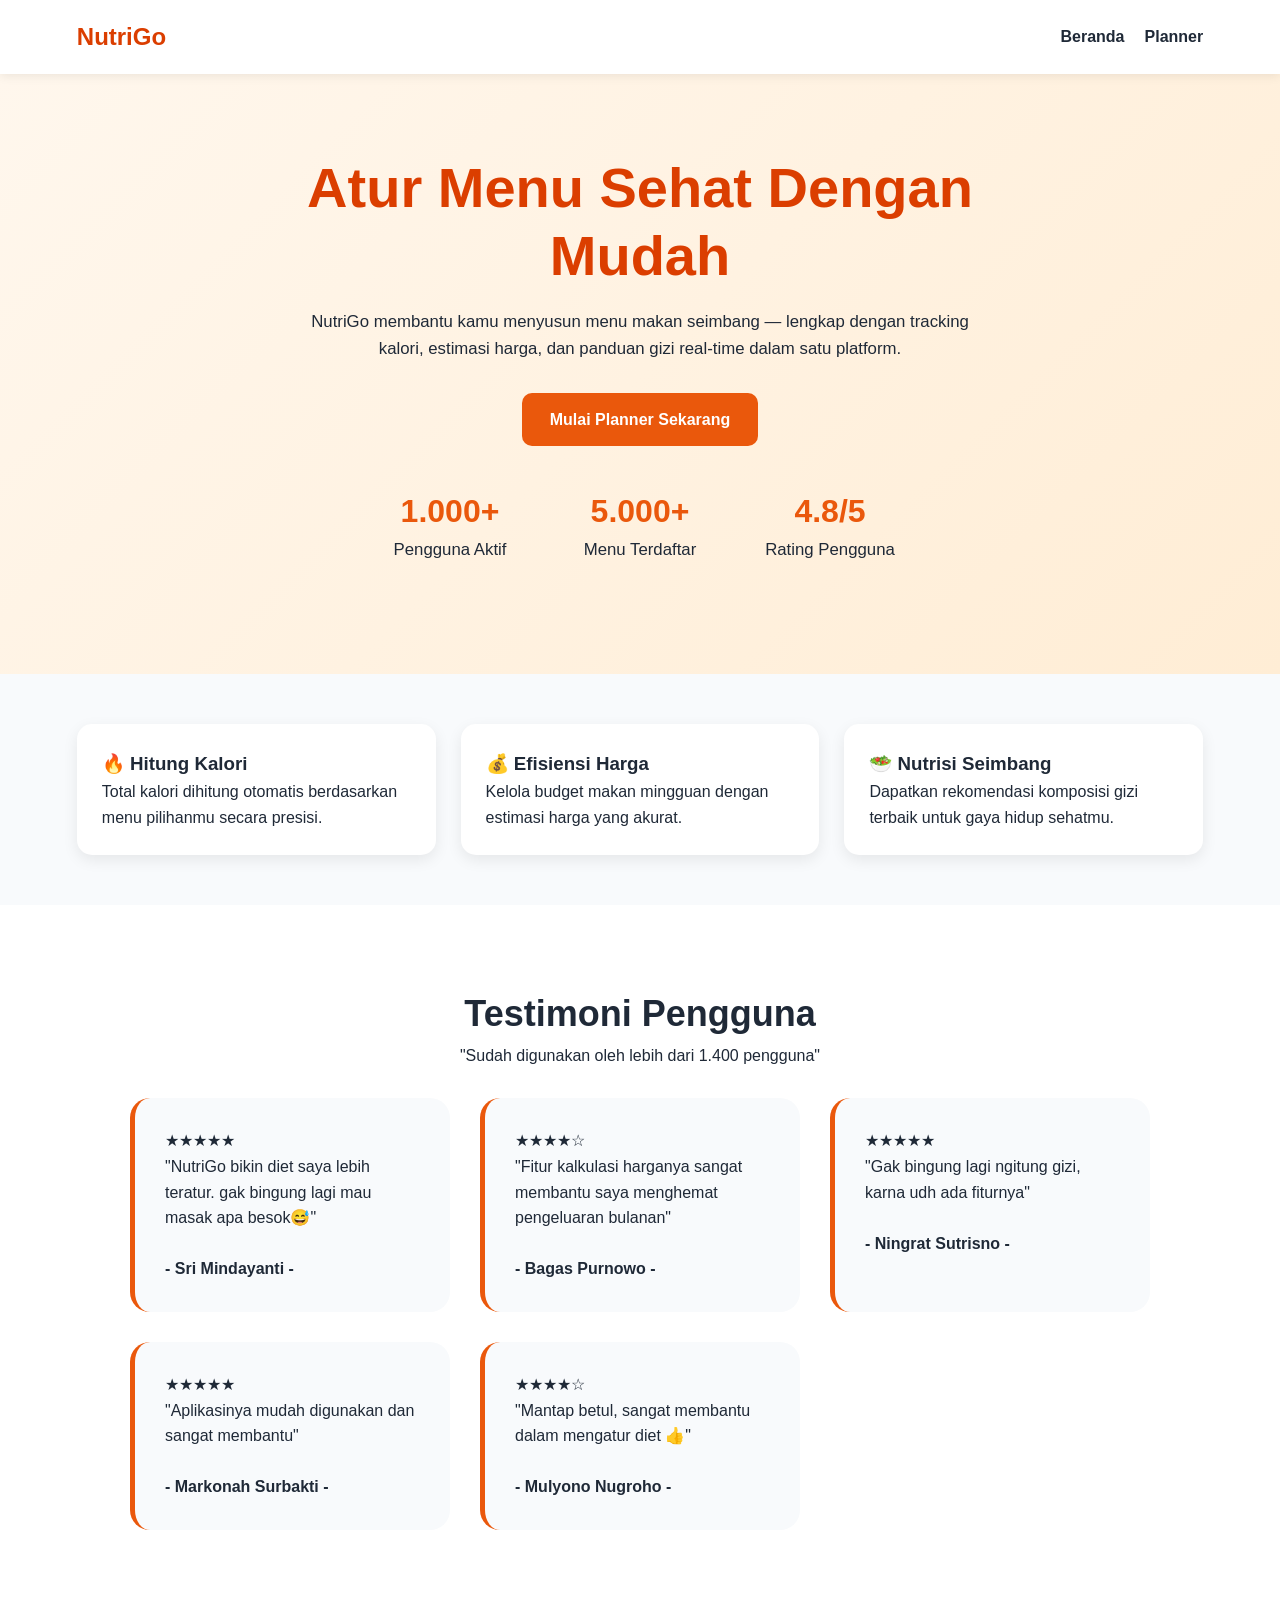
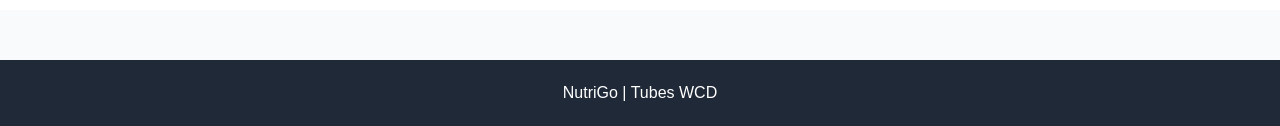
<file: index.html>
<!DOCTYPE html>
<html lang="id">
<head>
    <meta charset="UTF-8">
    <meta name="viewport" content="width=device-width, initial-scale=1.0">
    <title>NutriGo | Atur Menu Makananmu</title>
    <link rel="stylesheet" href="style.css">
</head>
<body>

    <nav class="navbar">
        <h2>NutriGo</h2>
        <div class="nav-links">
            <a href="index.html">Beranda</a>
            <a href="planner.html">Planner</a>
        </div>
    </nav>

    <header class="hero">
        <div class="hero-content">
            <h1>Atur Menu Sehat Dengan Mudah</h1>
            <p>NutriGo membantu kamu menyusun menu makan 
				seimbang — lengkap dengan tracking kalori, 
				estimasi harga, dan panduan gizi real-time 
				dalam satu platform.
			</p>
            <div class="hero-btns">
                <a href="planner.html" class="btn">Mulai Planner Sekarang</a>
            </div>
            <div class="stats">
                <div><h3>1.000+</h3><p>Pengguna Aktif</p></div>
                <div><h3>5.000+</h3><p>Menu Terdaftar</p></div>
                <div><h3>4.8/5</h3><p>Rating Pengguna</p></div>
            </div>
        </div>
    </header>

    <section class="features">
        <div class="feature-card">
            <h3>🔥 Hitung Kalori</h3>
            <p>Total kalori dihitung otomatis berdasarkan menu pilihanmu secara presisi.</p>
        </div>
        <div class="feature-card">
            <h3>💰 Efisiensi Harga</h3>
            <p>Kelola budget makan mingguan dengan estimasi harga yang akurat.</p>
        </div>
        <div class="feature-card">
            <h3>🥗 Nutrisi Seimbang</h3>
            <p>Dapatkan rekomendasi komposisi gizi terbaik untuk gaya hidup sehatmu.</p>
        </div>
    </section>

    <section class="testimonials">
        <h1>Testimoni Pengguna</h1>
		<p>"Sudah digunakan oleh lebih dari 1.400 pengguna"</p>

        <div class="testimonial-grid">
            <div class="testi-card">
				<p>&#9733;&#9733;&#9733;&#9733;&#9733;</p>
                <p>"NutriGo bikin diet saya lebih teratur. 
					gak bingung lagi mau masak apa besok😅"
				</p><br>
                <h4>
					- Sri Mindayanti -
				</h4>
            </div>

            <div class="testi-card">
				<p>&#9733;&#9733;&#9733;&#9733;&#9734;</p>
                <p>"Fitur kalkulasi harganya sangat membantu 
					saya menghemat pengeluaran bulanan"
				</p><br>
                <h4>
					- Bagas Purnowo -
				</h4>
            </div>

			<div class="testi-card">
				<p>&#9733;&#9733;&#9733;&#9733;&#9733;</p>
                <p>"Gak bingung lagi ngitung gizi, 
					karna udh ada fiturnya"
				</p><br>
                <h4>
					- Ningrat Sutrisno -
				</h4>
            </div>

			<div class="testi-card">
				<p>&#9733;&#9733;&#9733;&#9733;&#9733;</p>
                <p>"Aplikasinya mudah digunakan dan sangat membantu"
				</p><br>
                <h4>
					- Markonah Surbakti -
				</h4>
            </div>

			<div class="testi-card">
				<p>&#9733;&#9733;&#9733;&#9733;&#9734;</p>
                <p>"Mantap betul, sangat membantu dalam mengatur diet 👍"
				</p><br>
                <h4>
					- Mulyono Nugroho -
				</h4>
            </div>
        </div>
		
    </section>

    <footer>
        <p>NutriGo | Tubes WCD</p>
    </footer>

</body>
</html>
</file>
<file: style.css>
:root {
    --color-bg: #f8fafc;
    --color-text: #1f2937;
    --color-primary: #ea580c;
    --color-primary-dark: #902c05;
    --color-accent: #db3e00;
    --color-white: #ffffff;
    --color-border: #e5e7eb;
    --color-table-head: #A52A2A;
    --color-success-bg: #dcfce7;
    --color-success-text: #166534;
    --color-warning-bg: #fef3c7;
    --color-warning-text: #92400e;

    --radius-sm: 8px;
    --radius-md: 10px;
    --radius-lg: 15px;
    --radius-xl: 20px;

    --shadow-sm: 0 2px 10px rgba(0, 0, 0, 0.08);
    --shadow-md: 0 5px 15px rgba(0, 0, 0, 0.08);

    --container-max: 1400px;
    --section-padding-x: clamp(20px, 6vw, 10%);
}


* {
    margin: 0;
    padding: 0;
    box-sizing: border-box;
}

html {
    -webkit-text-size-adjust: 100%;
}

body {
    font-family: Arial, sans-serif;
    background: var(--color-bg);
    color: var(--color-text);
    line-height: 1.6;
    overflow-x: clip;
}

img {
    max-width: 100%;
    display: block;
}

a:focus-visible,
button:focus-visible,
input:focus-visible {
    outline: 2px solid var(--color-primary);
    outline-offset: 2px;
}


.navbar {
    display: flex;
    flex-wrap: wrap;
    justify-content: space-between;
    align-items: center;
    gap: 12px;
    padding: 18px clamp(16px, 6vw, 8%);
    background: var(--color-white);
    box-shadow: var(--shadow-sm);
    width: 100%;
    position: sticky;
    top: 0;
    z-index: 100;
}

.navbar h2 {
    color: var(--color-accent);
    font-size: clamp(1.25rem, 4vw, 1.5rem);
}

.nav-links {
    display: flex;
    flex-wrap: wrap;
    gap: 20px;
}

.nav-links a {
    text-decoration: none;
    color: var(--color-text);
    font-weight: bold;
    transition: color 0.2s ease;
}

.nav-links a:hover {
    color: var(--color-accent);
}


.hero {
    background: linear-gradient(135deg, #fff7ed, #ffedd5);
    padding: clamp(48px, 8vw, 80px) var(--section-padding-x);
    text-align: center;
}

.hero-content {
    max-width: 800px;
    margin: 0 auto;
}

.hero-content h1 {
    font-size: clamp(1.9rem, 5vw, 3.5rem);
    color: var(--color-accent);
    margin-bottom: 20px;
    line-height: 1.2;
}

.hero p {
    max-width: 700px;
    margin: 0 auto 30px;
    font-size: clamp(0.95rem, 2vw, 1.05rem);
}

.hero-btns {
    margin-bottom: 40px;
}

.btn {
    display: inline-block;
    padding: 14px 28px;
    background: var(--color-primary);
    color: var(--color-white);
    text-decoration: none;
    border-radius: var(--radius-md);
    font-weight: bold;
    transition: 0.3s;
}

.btn:hover {
    transform: translateY(-3px);
    background: var(--color-primary-dark);
}

.stats {
    display: grid;
    grid-template-columns: repeat(auto-fit, minmax(140px, max-content));
    justify-content: center;
    gap: clamp(24px, 5vw, 50px);
    margin-top: 40px;
}

.stats h3 {
    font-size: clamp(1.5rem, 4vw, 2rem);
    color: var(--color-primary);
}


.features {
    display: grid;
    grid-template-columns: repeat(auto-fit, minmax(260px, 1fr));
    gap: 25px;
    padding: clamp(30px, 6vw, 50px) var(--section-padding-x);
    max-width: var(--container-max);
    margin: 0 auto;
}

.feature-card {
    background: var(--color-white);
    width: 100%;
    padding: 25px;
    border-radius: var(--radius-lg);
    box-shadow: var(--shadow-md);
    transition: 0.3s;
}

.feature-card:hover {
    transform: translateY(-5px);
}

.testimonials {
    padding: clamp(50px, 8vw, 80px) var(--section-padding-x);
    background: var(--color-white);
    text-align: center;
}

.testimonials h1 {
    font-size: clamp(1.6rem, 4vw, 2.25rem);
}

.testimonial-grid {
    display: grid;
    grid-template-columns: repeat(auto-fit, minmax(260px, 320px));
    justify-content: center;
    gap: 30px;
    margin-top: 30px;
}

.testi-card {
    background: var(--color-bg);
    padding: 30px;
    border-radius: var(--radius-xl);
    width: 100%;
    border-left: 5px solid var(--color-primary);
    text-align: left;
}


.planner-container {
    display: flex;
    flex-wrap: wrap;
    gap: 25px;
    padding: clamp(16px, 4vw, 30px);
    align-items: flex-start; /* penting agar sticky panel bekerja */
    max-width: var(--container-max);
    margin: 0 auto;
}

.menu-section {
    flex: 2 1 480px;
    min-width: 0; /* fix: flex child overflow di banyak browser */
    background: var(--color-white);
    border-radius: var(--radius-lg);
    overflow-x: auto; /* horizontal scroll otomatis kalau tabel lebih lebar dari container */
    -webkit-overflow-scrolling: touch;
    box-shadow: var(--shadow-md);
}

.section-header {
    padding: 20px;
    border-bottom: 1px solid var(--color-border);
}

table {
    width: 100%;
    border-collapse: collapse;
    min-width: 560px; /* cukup lebar biar teks ga dipaksa turun baris aneh, sisanya scroll */
}

th {
    background: var(--color-table-head);
    color: var(--color-white);
}

th, td {
    padding: 15px;
    text-align: center;
    border-bottom: 1px solid var(--color-border);
    white-space: nowrap;
}

tr:hover {
    background: #fef3c7;
}

.food-img {
    width: 70px;
    height: 70px;
    object-fit: cover;
    border-radius: var(--radius-md);
    margin: 0 auto;
}

input[type="checkbox"] {
    width: 20px;
    height: 20px;
    cursor: pointer;
    accent-color: var(--color-primary);
}


.result-panel {
    flex: 1 1 280px;
    background: var(--color-white);
    padding: 25px;
    border-radius: var(--radius-lg);
    box-shadow: var(--shadow-md);
    position: sticky;
    top: 90px;
}

.result-panel h2 {
    margin-bottom: 20px;
}

.result-box {
    margin-bottom: 20px;
    padding: 15px;
    background: var(--color-bg);
    border-radius: var(--radius-md);
}

.result-box h3 {
    font-size: 1.25rem;
    color: var(--color-primary);
    word-break: break-word;
}

.result-box ul {
    padding-left: 0;
    list-style: none;
}


.empty-state {
    padding: 30px 10px;
    background: var(--color-bg);
    border: 2px solid #abb2bb;
    border-radius: var(--radius-md);
    margin-top: 20px;
}

.image-stack {
    display: flex;
    flex-wrap: wrap;
    gap: 10px;
    margin-top: 10px;
}

.stack-img {
    width: 50px;
    height: 50px;
    object-fit: cover;
    border-radius: var(--radius-sm);
    box-shadow: 0 2px 5px rgba(0, 0, 0, 0.1);
    border: 2px solid var(--color-white);
}

.badge {
    text-align: center;
    padding: 15px;
    background: var(--color-success-bg);
    color: var(--color-success-text);
    border-radius: var(--radius-md);
    font-weight: bold;
    transition: 0.3s;
}

.badge.warning {
    background: var(--color-warning-bg);
    color: var(--color-warning-text);
}


footer {
    margin-top: 50px;
    padding: 20px;
    text-align: center;
    background: var(--color-text);
    color: var(--color-white);
    width: 100%;
}



@media (max-width: 900px) {
    .planner-container {
        flex-direction: column;
    }

    .menu-section,
    .result-panel {
        flex-basis: auto;
        width: 100%;
    }

    .result-panel {
        position: static;
        margin-top: 0;
    }
}



@media (max-width: 768px) {
    .navbar {
        flex-direction: column;
        gap: 12px;
        padding: 16px 5%;
    }

    .nav-links {
        justify-content: center;
        flex-wrap: wrap;
    }

    .hero {
        padding: 48px 5%;
    }

    .features,
    .planner-container {
        padding-left: 16px;
        padding-right: 16px;
    }

    .menu-section {
        overflow-x: visible;
    }

    table,
    thead,
    tbody,
    tr,
    th,
    td {
        display: block;
        width: 100%;
    }

    table {
        min-width: 0;
    }


    thead {
        position: absolute;
        width: 1px;
        height: 1px;
        overflow: hidden;
        clip: rect(0 0 0 0);
        white-space: nowrap;
    }

    tbody tr {
        position: relative;
        display: grid;
        /* kolom: gambar | kategori | kalori | harga | checkbox */
        grid-template-columns: 56px 1fr 1fr 1fr auto;
        grid-template-rows: auto auto;
        align-items: center;
        column-gap: 8px;
        row-gap: 6px;
        padding: 12px 14px;
        border-bottom: 1px solid var(--color-border);
    }

    tbody tr:last-child {
        border-bottom: none;
    }

    td {
        padding: 0;
        border-bottom: none;
        text-align: left;
        white-space: normal;
    }


    td:nth-child(1) {
        grid-column: 1;
        grid-row: 1 / span 2;
    }

    .food-img {
        width: 52px;
        height: 52px;
        margin: 0;
    }

    td:nth-child(2) {
        grid-column: 2 / span 3;
        grid-row: 1;
        font-weight: bold;
        font-size: 14px;
    }


    td:nth-child(3),
    td:nth-child(4),
    td:nth-child(5) {
        grid-row: 2;
        font-size: 12px;
        color: #6b7280;
    }

    td:nth-child(3) { grid-column: 2; }
    td:nth-child(4) { grid-column: 3; }
    td:nth-child(5) { grid-column: 4; }

    td:nth-child(6) {
        grid-column: 5;
        grid-row: 1 / span 2;
        justify-self: end;
    }

    tr:hover {
        background: transparent;
    }
}

@media (max-width: 400px) {
    tbody tr {
        grid-template-columns: 46px 1fr 1fr 1fr auto;
        column-gap: 6px;
        padding: 10px 12px;
    }

    .food-img {
        width: 42px;
        height: 42px;
    }

    td:nth-child(2) {
        font-size: 13px;
    }

    td:nth-child(3),
    td:nth-child(4),
    td:nth-child(5) {
        font-size: 11px;
    }

    .btn {
        padding: 12px 22px;
        width: 100%;
    }
}
</file>
